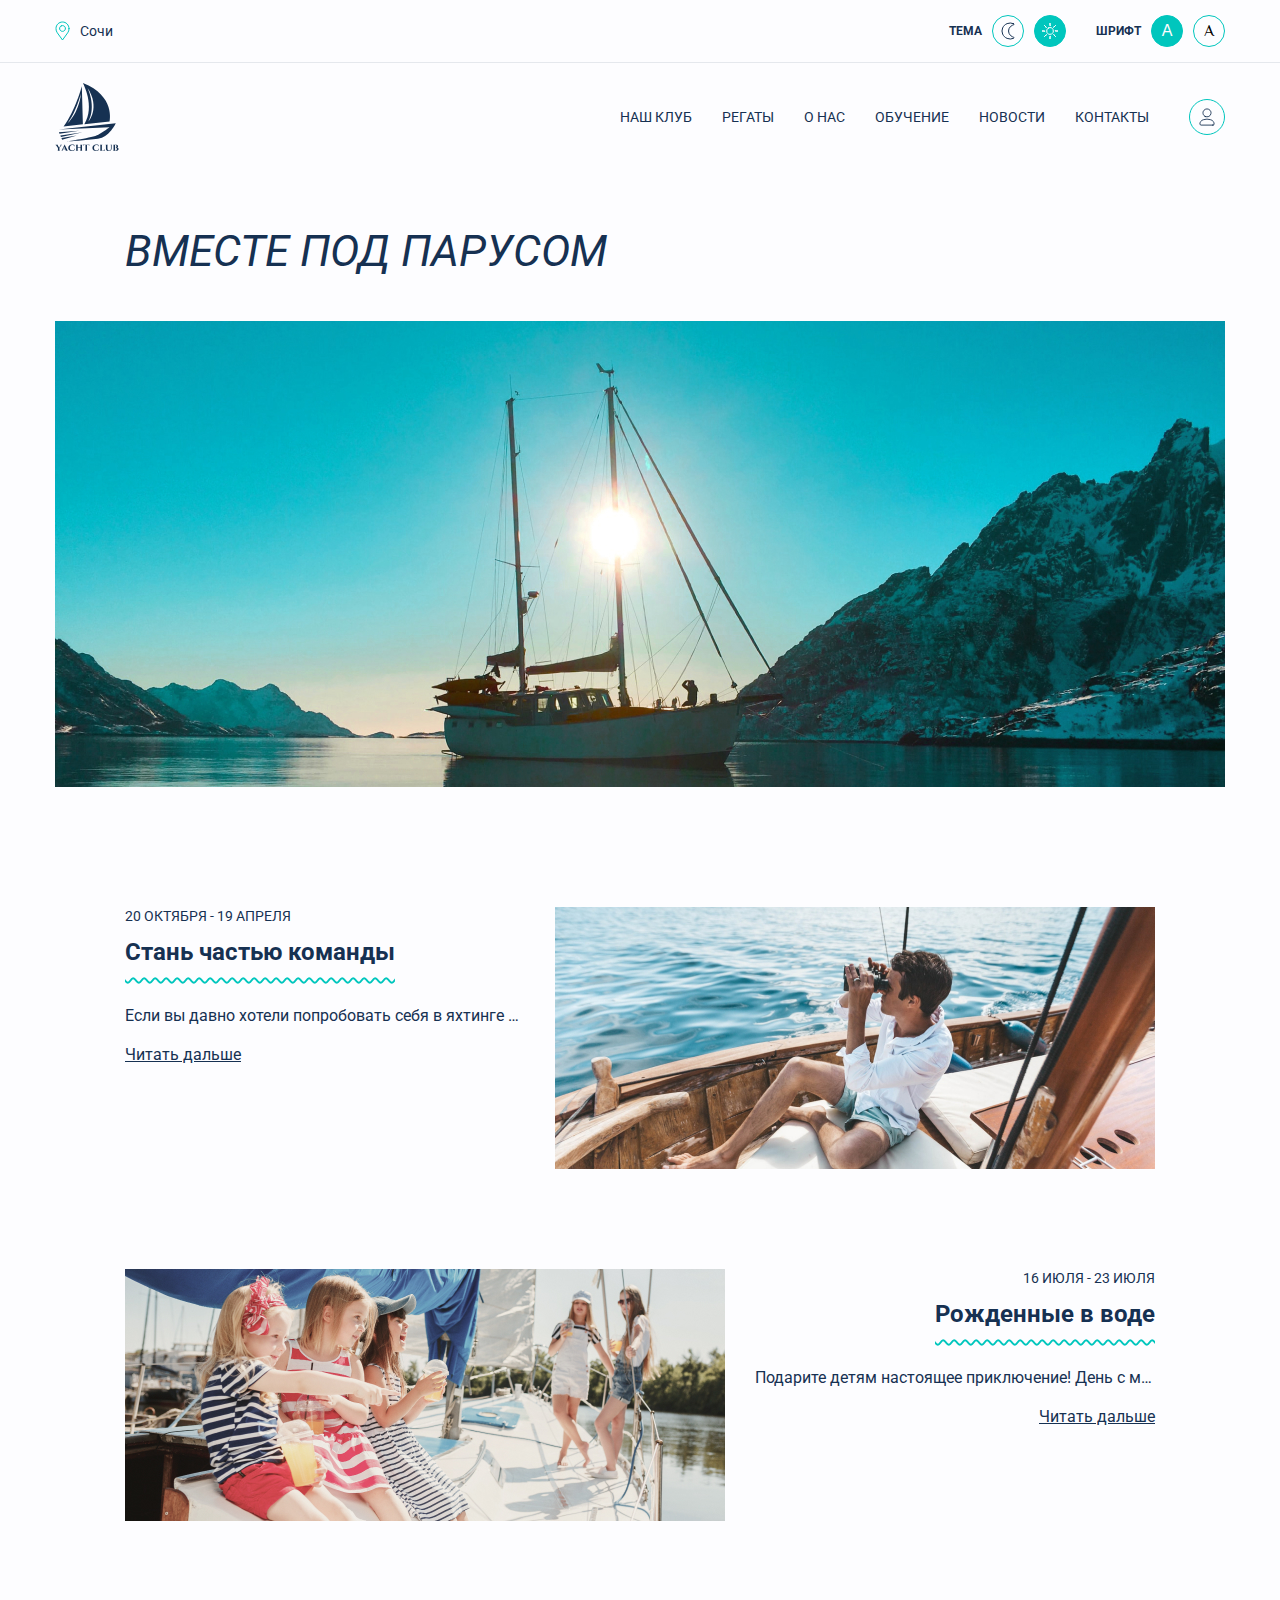
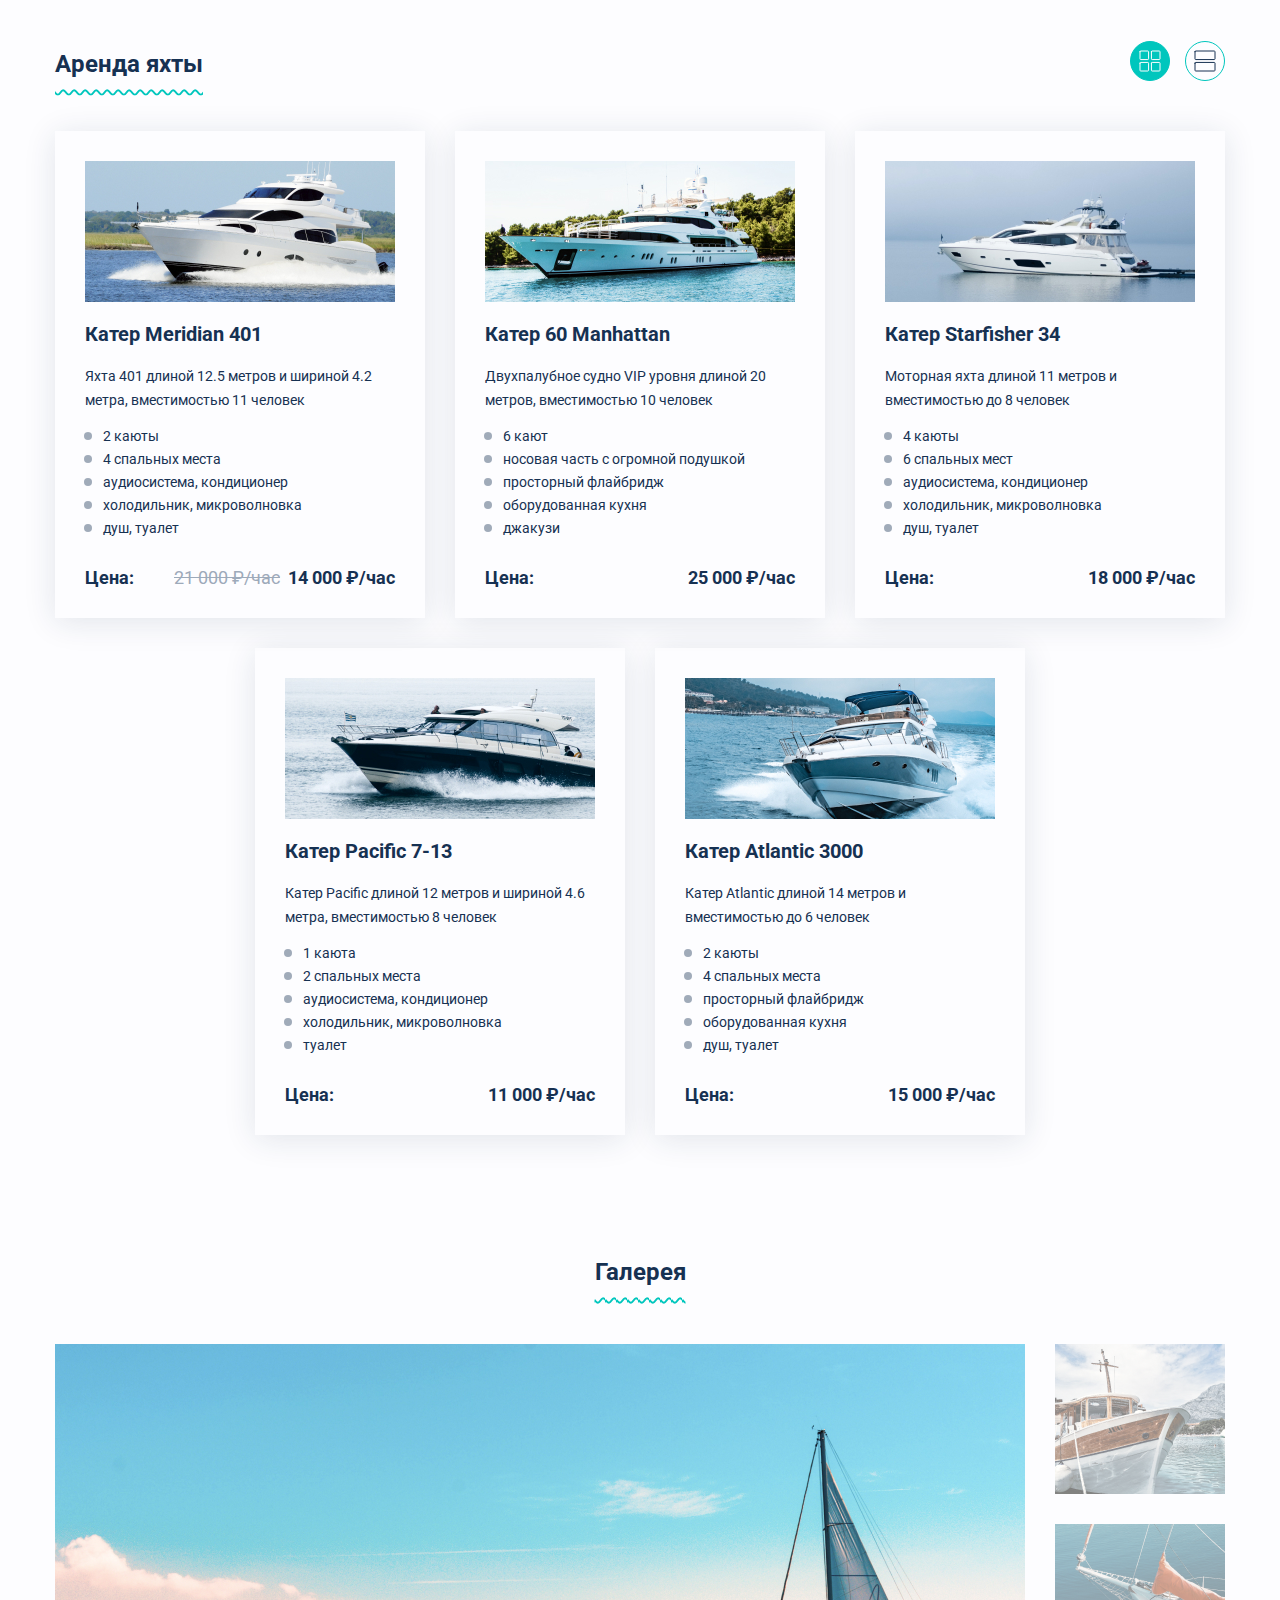
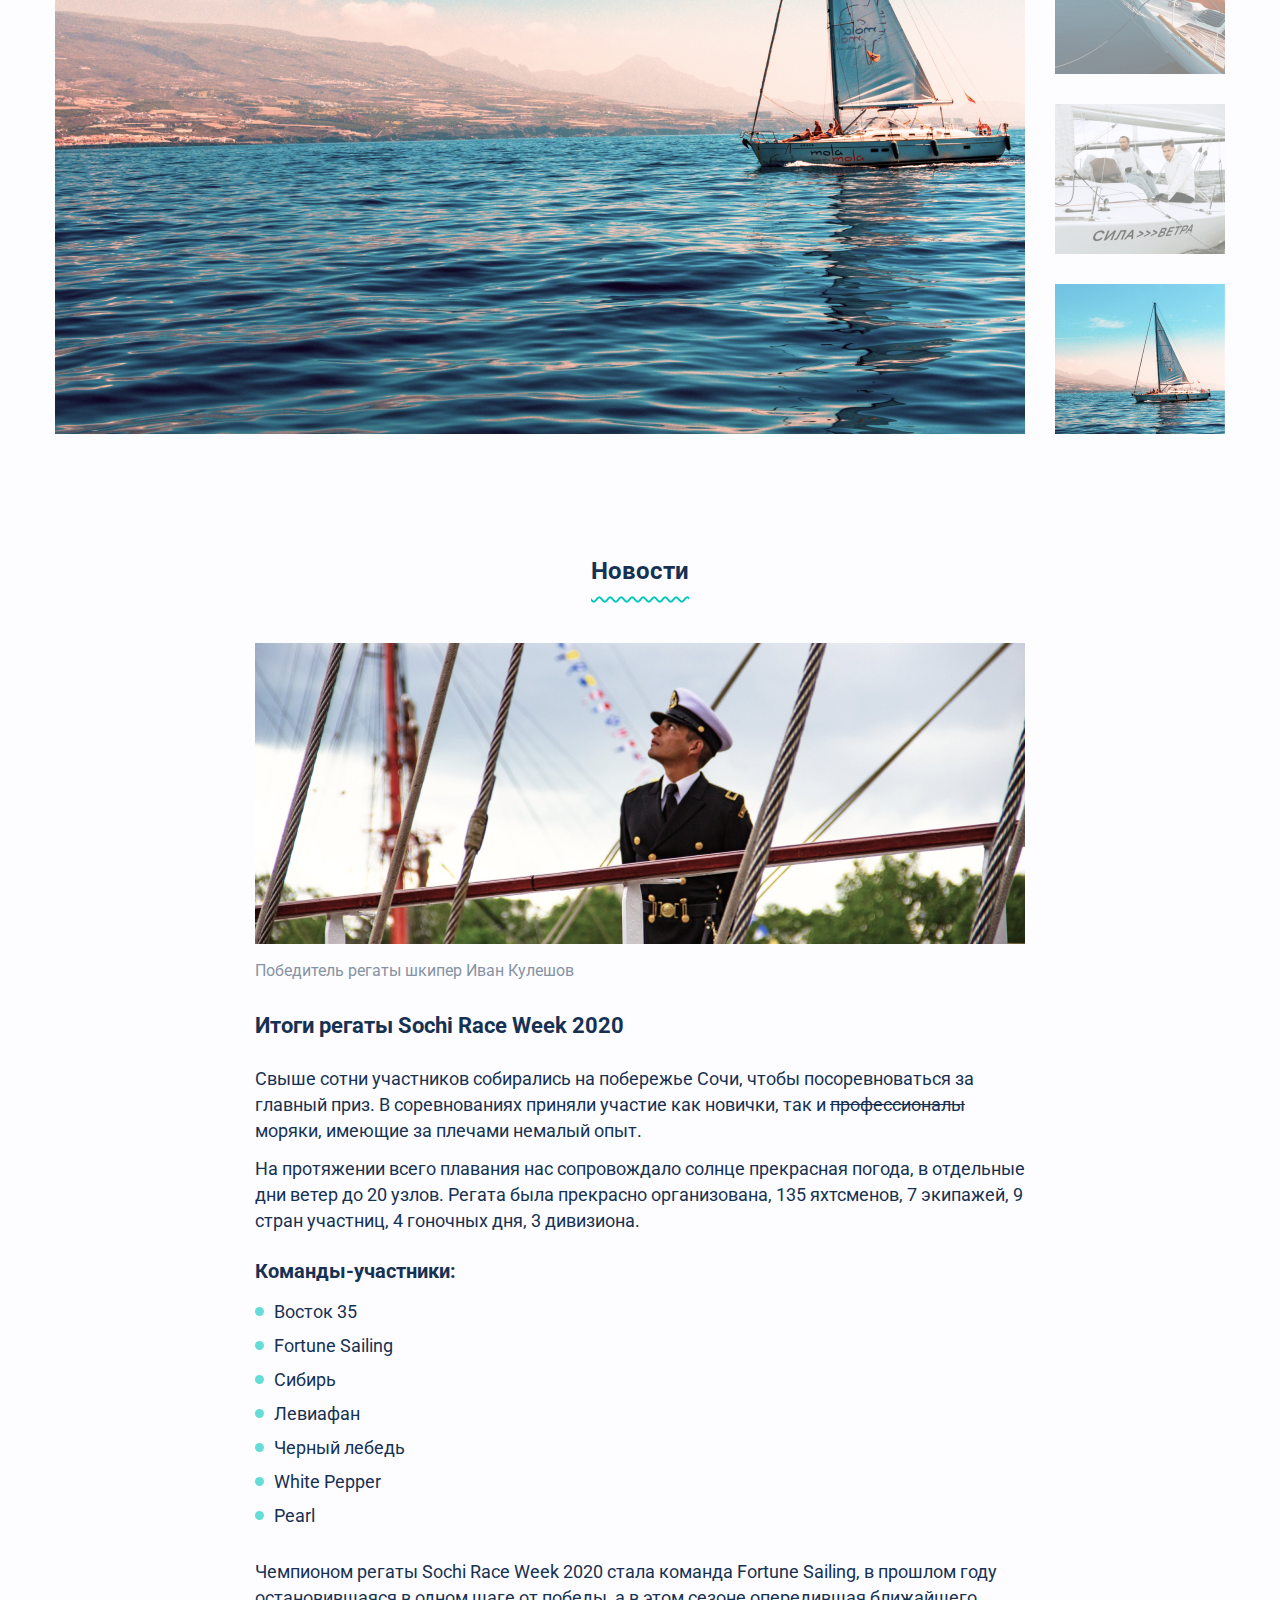
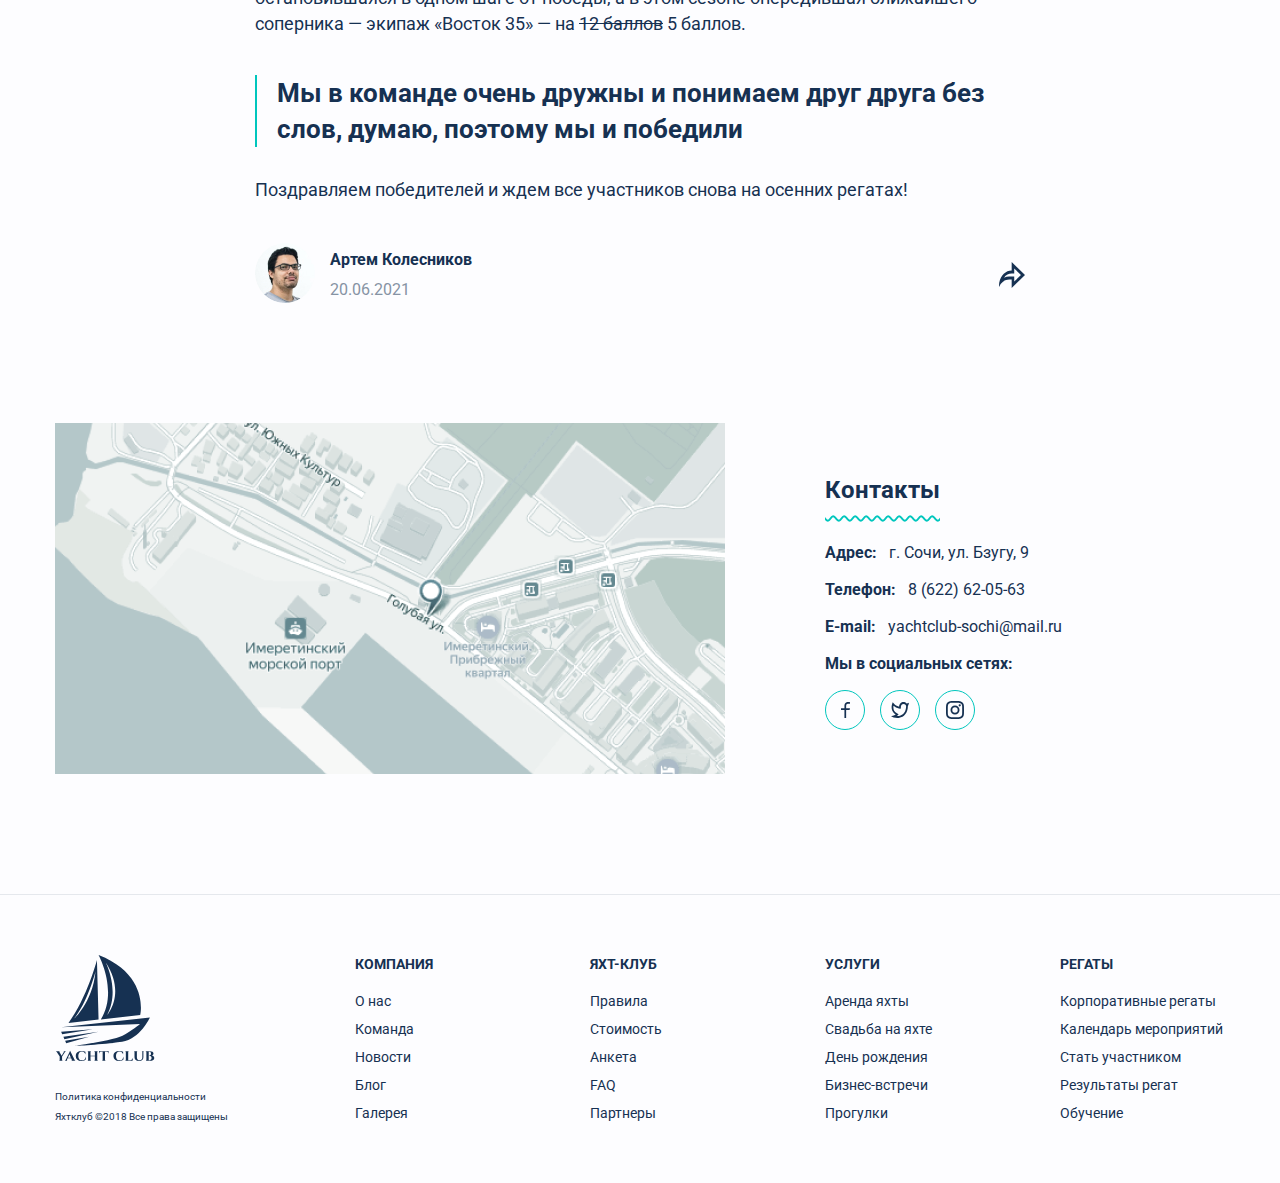
<file: index.html>
<!DOCTYPE html>
<html lang="ru">

<head>
  <meta charset="utf-8">
  <link rel="preconnect" href="https://fonts.googleapis.com">
  <link rel="preconnect" href="https://fonts.gstatic.com" crossorigin>
  <link href="https://fonts.googleapis.com/css2?family=Philosopher:ital,wght@0,400;0,700;1,400&family=Roboto:ital,wght@0,400;0,700;1,400&display=swap" rel="stylesheet">
  <link href="css/style.css" rel="stylesheet">
  <title>Яхт клуб</title>
</head>

<body class="page">
  <header class="page-header">
    <div class="services">
      <div class="services-content">
        <a class="location" href="#">Сочи</a>
        <p class="caption">Тема</p>
        <ul class="theme-switcher">
          <li>
            <button class="theme-button-dark" type="button"></button>
          </li>
          <li>
            <button class="theme-button-light active" type="button"></button>
          </li>
        </ul>
        <p class="caption">Шрифт</p>
        <ul class="fonts">
          <li>
            <button class="font-button-sans-serif active" type="button">А</button>
          </li>
          <li>
            <button class="font-button-serif" type="button">А</button>
          </li>
        </ul>
      </div>
    </div>
    <nav class="main-nav">
      <p class="logo">
        <img src="img/logo.svg" width="64" height="68" alt="Логотип яхт-клуба Yacht Club">
      </p>
      <ul class="site-navigation">
        <li class="site-navigation-item">
          <a href="#">Наш клуб</a>
        </li>
        <li class="site-navigation-item">
          <a href="#">Регаты</a>
        </li>
        <li class="site-navigation-item">
          <a href="#">О нас</a>
        </li>
        <li class="site-navigation-item">
          <a href="#">Обучение</a>
        </li>
        <li class="site-navigation-item">
          <a href="#">Новости</a>
        </li>
        <li class="site-navigation-item">
          <a href="#">Контакты</a>
        </li>
      </ul>
      <a class="signin" href="#">
        <img src="img/user.svg" width="16" height="18" alt="Кабинет пользователя">
      </a>
    </nav>
  </header>
  <main class="main-content">
    <section class="hero">
      <h1 contenteditable="true">Вместе под парусом</h1>
      <img src="img/main-photo-1.jpg" width="1170" height="466" alt="Парусное судно на закате">
    </section>
    <article class="blog-article blog-article-1 short">
      <div class="blog-article-content">
        <p class="blog-article-date"><time datetime="2021-10-20">20 октября</time> - <time datetime="2021-04-19">19 апреля</time></p>
        <h2>Стань частью команды</h2>
        <p class="blog-article-description">Если вы давно хотели попробовать себя в яхтинге – сейчас самое лучшее время! Мы набираем команду будущих шкиперов. За 6 вы станете настоящим капитаном и уже в следующем сезоне сможете самостоятельно выйти в море!</p>
        <button class="more" type="button">Читать дальше</button>
      </div>
      <img class="blog-article-img" src="img/blog-photo-1.jpg" width="600" height="262" alt="Мужчина на яхте смотрит в бинокль">
    </article>
    <article class="blog-article blog-article-2 short">
      <div class="blog-article-content">
        <p class="blog-article-date"><time datetime="2021-07-16">16 июля</time> - <time datetime="2021-07-23">23
            июля</time></p>
        <h2>Рожденные в воде</h2>
        <p class="blog-article-description">Подарите детям настоящее приключение! День с морскими пиратами на корабле – это лучшая команда, веселые аниматоры, игры, соревнования, работа в команде и, конечно, море!</p>
        <button class="more" type="button">Читать дальше</button>
      </div>
      <img class="blog-article-img" src="img/blog-photo-2.jpg" width="600" height="252" alt="Дети и взрослые на яхте">
    </article>
    <section class="rent">
      <header>
        <h2>Аренда яхты</h2>
        <ul class="card-view-buttons">
          <li class="card-view-item">
            <button class="card-view-button-grid active" type="button"></button>
          </li>
          <li class="card-view-item">
            <button class="card-view-button-list" type="button"></button>
          </li>
        </ul>
      </header>
      <ul class="cards">
        <li class="card">
          <img class="card-img" src="img/photo-card-1.jpg" width="310" height="141" alt="Белая двухпалубная яхта">
          <div class="card-content">
            <h3 class="card-title">Катер Meridian 401</h3>
            <p class="card-description">Яхта 401 длиной 12.5 метров и шириной 4.2 метра, вместимостью 11 человек</p>
            <ul class="card-features">
              <li>2 каюты</li>
              <li>4 спальных места</li>
              <li>аудиосистема, кондиционер</li>
              <li>холодильник, микроволновка</li>
              <li>душ, туалет</li>
            </ul>
          </div>
          <dl class="card-price">
            <dt class="card-price-name">Цена:</dt>
            <dd class="card-price-value"><s>21 000 ₽/час</s></dd>
            <dd class="card-price-value">14 000 ₽/час</dd>
          </dl>
        </li>
        <li class="card">
          <img class="card-img" src="img/photo-card-2.jpg" width="310" height="141" alt="Белая двухпалубная яхта">
          <div class="card-content">
            <h3 class="card-title">Катер 60 Manhattan</h3>
            <p class="card-description">Двухпалубное судно VIP уровня длиной 20 метров, вместимостью 10 человек</p>
            <ul class="card-features">
              <li>6 кают</li>
              <li>носовая часть с огромной подушкой</li>
              <li>просторный флайбридж</li>
              <li>оборудованная кухня</li>
              <li>джакузи</li>
            </ul>
          </div>
          <p class="card-price">
            <span class="card-price-name">Цена:</span>
            <span class="card-price-value">25 000 ₽/час</span>
          </p>
        </li>
        <li class="card">
          <img class="card-img" src="img/photo-card-3.jpg" width="310" height="141" alt="Белая яхта">
          <div class="card-content">
            <h3 class="card-title">Катер Starfisher 34</h3>
            <p class="card-description">Моторная яхта длиной 11 метров и вместимостью до 8 человек</p>
            <ul class="card-features">
              <li>4 каюты</li>
              <li>6 спальных мест</li>
              <li>аудиосистема, кондиционер</li>
              <li>холодильник, микроволновка</li>
              <li>душ, туалет</li>
            </ul>
          </div>
          <p class="card-price">
            <span class="card-price-name">Цена:</span>
            <span class="card-price-value">18 000 ₽/час</span>
          </p>
        </li>
        <li class="card">
          <img class="card-img" src="img/photo-card-4.jpg" width="310" height="141" alt="Белый катер">
          <div class="card-content">
            <h3 class="card-title">Катер Pacific 7-13</h3>
            <p class="card-description">Катер Pacific длиной 12 метров и шириной 4.6 метра, вместимостью 8 человек</p>
            <ul class="card-features">
              <li>1 каюта</li>
              <li>2 спальных места</li>
              <li>аудиосистема, кондиционер</li>
              <li>холодильник, микроволновка</li>
              <li>туалет</li>
            </ul>
          </div>
          <p class="card-price">
            <span class="card-price-name">Цена:</span>
            <span class="card-price-value">11 000 ₽/час</span>
          </p>
        </li>
        <li class="card">
          <img class="card-img" src="img/photo-card-5.jpg" width="310" height="141" alt="Белый катер">
          <div class="card-content">
            <h3 class="card-title">Катер Atlantic 3000</h3>
            <p class="card-description">Катер Atlantic длиной 14 метров и вместимостью до 6 человек</p>
            <ul class="card-features">
              <li>2 каюты</li>
              <li>4 спальных места</li>
              <li>просторный флайбридж</li>
              <li>оборудованная кухня</li>
              <li>душ, туалет</li>
            </ul>
          </div>
          <p class="card-price">
            <span class="card-price-name">Цена:</span>
            <span class="card-price-value">15 000 ₽/час</span>
          </p>
        </li>
      </ul>
    </section>
    <section class="gallery">
      <h2>Галерея</h2>
      <div class="slider">
        <img class="active-photo" src="img/gallery-photo-4.jpg" width="970" height="690" alt="">
        <ul class="preview-list">
          <li>
            <a href="img/gallery-photo-1.jpg">
              <img src="img/preview-gallery-photo-1.jpg" width="170" height="150" alt="">
            </a>
          </li>
          <li>
            <a href="img/gallery-photo-2.jpg">
              <img src="img/preview-gallery-photo-2.jpg" width="170" height="150" alt="">
            </a>
          </li>
          <li>
            <a href="img/gallery-photo-3.jpg">
              <img src="img/preview-gallery-photo-3.jpg" width="170" height="150" alt="">
            </a>
          </li>
          <li>
            <a href="img/gallery-photo-4.jpg" class="active-item">
              <img src="img/preview-gallery-photo-4.jpg" width="170" height="150" alt="">
            </a>
          </li>
        </ul>
      </div>
    </section>
    <section class="news">
      <h2>Новости</h2>
      <article class="post">
        <figure class="post-img">
          <img src="img/news-photo.jpg" width="770" height="301" alt="Человек в форме моряка на морском судне">
          <figcaption>Победитель регаты шкипер Иван Кулешов</figcaption>
        </figure>
        <div class="post-content">
          <h3>Итоги регаты Sochi Race Week 2020</h3>
          <p>Свыше сотни участников собирались на побережье Сочи, чтобы посоревноваться за главный приз. В соревнованиях приняли участие как новички, так и <del>профессионалы</del> <ins>моряки</ins>, имеющие за плечами немалый опыт.</p>
          <p>На протяжении всего плавания нас сопровождало солнце прекрасная погода, в отдельные дни ветер до 20 узлов. Регата была прекрасно организована, 135 яхтсменов, 7 экипажей, 9 стран участниц, 4 гоночных дня, 3 дивизиона.</p>
          <h4>Команды-участники:</h4>
          <ul>
            <li>Восток 35</li>
            <li>Fortune Sailing</li>
            <li>Сибирь</li>
            <li>Левиафан</li>
            <li>Черный лебедь</li>
            <li>White Pepper</li>
            <li>Pearl</li>
          </ul>
          <p>Чемпионом регаты Sochi Race Week 2020 стала команда Fortune Sailing, в прошлом году остановившаяся в одном шаге от победы, а в этом сезоне опередившая ближайшего соперника — экипаж «Восток 35» — на <del>12 баллов</del> <ins>5 баллов</ins>.</p>
          <blockquote>Мы в команде очень дружны и понимаем друг друга без слов, думаю, поэтому мы и победили</blockquote>
          <p>Поздравляем победителей и ждем все участников снова на осенних регатах!</p>
        </div>
        <footer class="post-footer">
          <img class="post-author-img" src="img/author.jpg" width="60" height="60" alt="Артем Колесников">
          <p class="post-meta">
            <a href="#">Артем Колесников</a>
            <time datetime="2021-06-20">20.06.2021</time>
          </p>
          <a class="post-share" href="#">
            <img src="img/share.svg" width="26" height="26" alt="Поделиться">
          </a>
        </footer>
      </article>
    </section>
    <section class="contacts">
      <div class="contacts-content">
        <h2>Контакты</h2>
        <ul class="contact-items">
          <li class="contact-item">
            <h3>Адрес:</h3>
            <address>г. Сочи, ул. Бзугу, 9</address>
          </li>
          <li class="contact-item">
            <h3>Телефон:</h3>
            <a href="tel:+7622620563">8 (622) 62-05-63</a>
          </li>
          <li class="contact-item">
            <h3>E-mail:</h3>
            <a href="mailto:yachtclub-sochi@mail.ru">yachtclub-sochi@mail.ru</a>
          </li>
          <li class="contact-item">
            <h3>Мы в социальных сетях:</h3>
            <ul class="social-list">
              <li class="social-item">
                <a href="#">
                  <img src="img/facebook.svg" alt="Facebook" width="9" height="16">
                </a>
              </li>
              <li class="social-item">
                <a href="#">
                  <img src="img/twitter.svg" alt="Twitter" width="18" height="16">
                </a>
              </li>
              <li class="social-item">
                <a href="#">
                  <img src="img/instagram.svg" alt="Instagram" width="18" height="18">
                </a>
              </li>
            </ul>
          </li>
        </ul>
      </div>
      <img class="contacts-img" src="img/map.png" width="670" height="351" alt="Карта с адресом яхт клуба">
    </section>
  </main>
  <footer class="main-footer">
    <div class="footer-container">
      <div class="footer-column">
        <p class="logo">
          <img src="img/logo.svg" width="100" height="106" alt="Логотип яхт клуба">
        </p>
        <p class="policy"><a href="#">Политика конфиденциальности</a></p>
        <p class="copyright">Яхтклуб ©2018 Все права защищены</p>
      </div>
      <ul class="footer-navigation-topics">
        <li class="footer-navigation-topic">
          <h2>Компания</h2>
          <ul class="footer-navigation">
            <li class="footer-navigation-item">
              <a href="#">О нас</a>
            </li>
            <li class="footer-navigation-item">
              <a href="#">Команда</a>
            </li>
            <li class="footer-navigation-item">
              <a href="#">Новости</a>
            </li>
            <li class="footer-navigation-item">
              <a href="#">Блог</a>
            </li>
            <li class="footer-navigation-item">
              <a href="#">Галерея</a>
            </li>
          </ul>
        </li>
        <li class="footer-navigation-topic">
          <h2>Яхт-клуб</h2>
          <ul class="footer-navigation">
            <li class="footer-navigation-item">
              <a href="#">Правила</a>
            </li>
            <li class="footer-navigation-item">
              <a href="#">Стоимость</a>
            </li>
            <li class="footer-navigation-item">
              <a href="#">Анкета</a>
            </li>
            <li class="footer-navigation-item">
              <a href="#">FAQ</a>
            </li>
            <li class="footer-navigation-item">
              <a href="#">Партнеры</a>
            </li>
          </ul>
        </li>
        <li class="footer-navigation-topic">
          <h2>Услуги</h2>
          <ul class="footer-navigation">
            <li class="footer-navigation-item">
              <a href="#">Аренда яхты</a>
            </li>
            <li class="footer-navigation-item">
              <a href="#">Свадьба на яхте</a>
            </li>
            <li class="footer-navigation-item">
              <a href="#">День рождения</a>
            </li>
            <li class="footer-navigation-item">
              <a href="#">Бизнес-встречи</a>
            </li>
            <li class="footer-navigation-item">
              <a href="#">Прогулки</a>
            </li>
          </ul>
        </li>
        <li class="footer-navigation-topic">
          <h2>Регаты</h2>
          <ul class="footer-navigation">
            <li class="footer-navigation-item">
              <a href="#">Корпоративные регаты</a>
            </li>
            <li class="footer-navigation-item">
              <a href="#">Календарь мероприятий</a>
            </li>
            <li class="footer-navigation-item">
              <a href="#">Стать участником</a>
            </li>
            <li class="footer-navigation-item">
              <a href="#">Результаты регат</a>
            </li>
            <li class="footer-navigation-item">
              <a href="#">Обучение</a>
            </li>
          </ul>
        </li>
      </ul>
    </div>
  </footer>
  <script src="js/theme-change.js"></script>
  <script src="js/text-hide.js"></script>
  <script src="js/layout-change.js"></script>
  <script src="js/gallery.js"></script>
</body>

</html>
</file>
<file: css/style.css>
body {
  margin: 0;
  font-family: "Roboto", sans-serif;
  font-size: 16px;
  line-height: 24px;
  color: #163152;
  background-color: #fdfdff;
}

/* header */

.page-header {
  margin-bottom: 50px;
}

/* services */

.services {
  padding-top: 15px;
  padding-bottom: 15px;
  border-bottom: 1px solid rgba(22, 49, 82, 0.1);
}

.services-content {
  display: flex;
  align-items: center;
  max-width: 1170px;
  margin: 0 auto;
}

.location {
  padding-top: 4px;
  padding-bottom: 4px;
  padding-left: 25px;
  margin-right: auto;
  font-size: 14px;
  line-height: 14px;
  color: inherit;
  text-decoration: none;
  background-image: url("../img/pin.svg");
  background-repeat: no-repeat;
  background-position: left center;
  transition: opacity 0.3s ease-in-out;
}

.location:hover {
  opacity: 0.5;
}

.location:active {
  opacity: 0.3;
}

.caption {
  margin: 0;
  margin-right: 10px;
  font-weight: bold;
  font-size: 12px;
  line-height: 18px;
  text-transform: uppercase;
}

.theme-switcher {
  list-style: none;
  padding: 0;
  margin: 0;
  margin-right: 30px;
  display: flex;
  flex-wrap: wrap;
}

.theme-switcher li {
  margin-right: 10px;
}

.theme-switcher li:last-child {
  margin-right: 0;
}

.theme-button-light {
  display: block;
  width: 32px;
  height: 32px;
  padding: 0;
  background-position: center;
  background-repeat: no-repeat;
  background-color: transparent;
  background-image: url("../img/sun.svg");
  border: 1px solid #00c6bd;
  border-radius: 50%;
  cursor: pointer;
  transition: opacity 0.3s ease-in-out;
}

.theme-button-light:hover {
  opacity: 0.5;
}

.theme-button-light:active {
  opacity: 0.3;
}

.theme-button-light.active {
  background-image: url("../img/sun-light.svg");
}

.theme-button-dark {
  display: block;
  width: 32px;
  height: 32px;
  padding: 0;
  background-image: url("../img/moon.svg");
  background-position: center;
  background-repeat: no-repeat;
  background-color: transparent;
  border: 1px solid #00c6bd;
  border-radius: 50%;
  cursor: pointer;
  transition: opacity 0.3s ease-in-out;
}

.theme-button-dark:hover {
  opacity: 0.5;
}

.theme-button-dark:active {
  opacity: 0.3;
}

.theme-button-dark.active {
  background-image: url("../img/moon-light.svg");
}

.fonts {
  list-style: none;
  padding: 0;
  margin: 0;
  display: flex;
  flex-wrap: wrap;
}

.fonts li {
  margin-right: 10px;
}

.fonts li:last-child {
  margin-right: 0;
}

.font-button-sans-serif {
  display: block;
  width: 32px;
  height: 32px;
  padding: 0;
  font-size: 16px;
  line-height: 14px;
  background-color: transparent;
  border: 1px solid #00c6bd;
  border-radius: 50%;
  cursor: pointer;
  transition: opacity 0.3s ease-in-out;
}

.font-button-sans-serif:hover {
  opacity: 0.5;
}

.font-button-sans-serif:active {
  opacity: 0.3;
}

.font-button-serif {
  display: block;
  width: 32px;
  height: 32px;
  padding: 0;
  font-family: "Philosopher", serif;
  font-size: 16px;
  line-height: 14px;
  background-color: transparent;
  border: 1px solid #00c6bd;
  border-radius: 50%;
  cursor: pointer;
  transition: opacity 0.3s ease-in-out;
}

.font-button-serif:hover {
  opacity: 0.5;
}

.font-button-serif:active {
  opacity: 0.3;
}

.main-nav {
  display: flex;
  align-items: center;
  max-width: 1170px;
  margin: 0 auto;
  padding: 20px 55px;
}

.logo {
  width: 64px;
  height: 68px;
  margin: 0;
  margin-right: auto;
}

.site-navigation {
  display: flex;
  flex-wrap: wrap;
  padding: 0;
  margin: 0;
  margin: 0 40px;
  list-style: none;
  max-width: 990px;
}

.site-navigation-item:not(:last-child) {
  margin-right: 30px;
}

/* .site-navigation > * {
  margin-right: 30px;
}

.site-navigation > *:last-child {
  margin-right: 0;
} */

.site-navigation-item a {
  font-size: 14px;
  line-height: 18px;
  color: #163152;
  text-transform: uppercase;
  text-decoration: none;
  transition: color 0.3s ease-in-out;
}

.site-navigation-item a:hover {
  color: rgba(22, 49, 82, 0.5);
}

.site-navigation-item a:active {
  color: rgba(22, 49, 82, 0.3);
}

.signin {
  display: flex;
  align-items: center;
  justify-content: center;
  flex-shrink: 0;
  width: 34px;
  height: 34px;
  border: 1px solid #00c6bd;
  border-radius: 50%;
  transition: opacity 0.3s ease-in-out;
}

.signin:hover {
  opacity: 0.5;
}

.signin:active {
  opacity: 0.3;
}

/* main */

.main-content {
  max-width: 1170px;
  margin: 0 auto;
  padding: 0 55px;
}

.hero {
  margin-bottom: 120px;
}

.hero h1 {
  margin-top: 0;
  margin-bottom: 40px;
  margin-left: 70px;
  font-style: italic;
  font-weight: normal;
  font-size: 44px;
  line-height: 60px;
  text-transform: uppercase;
}

.hero img {
  display: block;
  width: 100%;
  max-width: 1170px;
  height: auto;
  min-height: 300px;
  -o-object-fit: cover;
     object-fit: cover;
}

/* blog */

.blog-article {
  display: flex;
  justify-content: space-between;
  width: 1030px;
  margin: 0 auto;
}

.blog-article-content {
  width: 400px;
}

.blog-article-img {
  width: 600px;
}

.blog-article-1 {
  margin-bottom: 100px;
}

.blog-article-1 .blog-article-content {
  margin-right: 30px;
}

.blog-article-2 {
  flex-direction: row-reverse;
  margin-bottom: 120px;
}

.blog-article-2 .blog-article-content {
  text-align: right;
}

.blog-article-2 .blog-article-img {
  margin-right: 30px;
}

.blog-article h2 {
  margin-top: 0;
  margin-bottom: 35px;
  font-size: 24px;
  line-height: 34px;
  -webkit-text-decoration-line: underline;
          text-decoration-line: underline;
  -moz-text-decoration-line: underline;
  -webkit-text-decoration-color: #00c6bd;
  text-decoration-color: #00c6bd;
  -webkit-text-decoration-style: wavy;
  -moz-text-decoration-style: wavy;
          text-decoration-style: wavy;
  text-decoration-thickness: 2px;
  text-underline-offset: 10px;
  text-underline-position: under;
}

.blog-article-date {
  margin-top: 0;
  margin-bottom: 10px;
  font-size: 14px;
  line-height: 18px;
  text-transform: uppercase;
}

.blog-article-description {
  margin-top: 0;
  margin-bottom: 15px;
}

.more {
  padding: 0;
  font-family: inherit;
  font-size: 16px;
  line-height: 24px;
  color: inherit;
  -webkit-text-decoration-line: underline;
          text-decoration-line: underline;
  background-color: transparent;
  border: none;
  cursor: pointer;
  transition: opacity 0.3s ease-in-out;

  /* Элемент скрыт в развернутой статье */
  display: none;
}

.more:hover {
  text-decoration: none;
  opacity: 0.5;
}

.more:active {
  text-decoration: none;
  opacity: 0.3;
}

/* Сокращенное отображение статьи */

.blog-article.short .blog-article-description {
  overflow: hidden;
  text-overflow: ellipsis;
  white-space: nowrap;
}

.blog-article.short .more {
  /* Показываем элемент в свернутой статье */
  display: inline-block;
}

/* rent */

.rent {
  margin-bottom: 120px;
}

.rent header {
  display: flex;
  justify-content: space-between;
  align-items: center;
  margin-bottom: 45px;
}

.rent h2 {
  margin: 0;
  font-size: 24px;
  line-height: 34px;
  text-decoration: underline;
  -webkit-text-decoration-color: #00c6bd;
          text-decoration-color: #00c6bd;
  -webkit-text-decoration-style: wavy;
          text-decoration-style: wavy;
  text-decoration-thickness: 2px;
  text-underline-offset: 10px;
  text-underline-position: under;
}

.card-view-buttons {
  display: flex;
  flex-wrap: wrap;
  justify-content: flex-end;
  gap: 15px;
  padding: 0;
  margin: 0;
  max-width: 800px;
  list-style: none;
}

.card-view-button-grid {
  width: 40px;
  height: 40px;
  background-position: center;
  background-repeat: no-repeat;
  background-color: transparent;
  background-image: url("../img/grid.svg");
  border: 1px solid #00c6bd;
  border-radius: 50%;
  cursor: pointer;
  transition: opacity 0.3s ease-in-out;
}

.card-view-button-grid:hover {
  opacity: 0.5;
}

.card-view-button-grid:active {
  opacity: 0.3;
}

.card-view-button-grid.active {
  background-image: url("../img/grid-light.svg");
}

.card-view-button-list {
  width: 40px;
  height: 40px;
  background-position: center;
  background-repeat: no-repeat;
  background-color: transparent;
  background-image: url("../img/list.svg");
  border: 1px solid #00c6bd;
  border-radius: 50%;
  cursor: pointer;
  transition: opacity 0.3s ease-in-out;
}

.card-view-button-list:hover {
  opacity: 0.5;
}

.card-view-button-list:active {
  opacity: 0.3;
}

.card-view-button-list.active {
  background-image: url("../img/list-light.svg");
}

.cards {
  display: flex;
  justify-content: center;
  flex-wrap: wrap;
  padding: 0;
  margin: 0;
  list-style: none;
  gap: 30px;
}

.card {
  width: 310px;
  padding: 30px;
  box-shadow: 0 4px 30px rgba(22, 49, 82, 0.12);
}

.card-img {
  display: block;
  margin-bottom: 21px;
}

.card-title {
  margin: 0;
  margin-bottom: 18px;
  font-size: 20px;
  line-height: 23px;
}

.card-description {
  margin: 0;
  margin-bottom: 15px;
  font-size: 14px;
  line-height: 24px;
}

.card-features {
  padding: 0;
  margin: 0;
  margin-left: 18px;
  margin-bottom: 29px;
  list-style-type: none;
}

.card-features li {
  margin-bottom: 4px;
  font-size: 14px;
  line-height: 19px;
  position: relative;
}

/* Стилизация маркеров */
.card-features li::before {
  content: "";
  width: 8px;
  height: 8px;
  border-radius: 50%;
  background-color: rgba(21, 48, 81, 0.4);
  position: absolute;
  left: -19px;
  top: 5px;
}

.card-price {
  display: flex;
  margin: 0;
  font-weight: bold;
  font-size: 18px;
  line-height: 21px;
  flex-flow: row nowrap;
  gap: 8px;
}

.card-price-name {
  margin-right: auto;
}

.card-price-value {
  margin: 0;
}

.card-price dd > s {
  font-weight: normal;
  color: #9daaba;

}

/* Вертикальная раскладка карточек списком */

.cards.list {
  flex-direction: column;
}

.cards.list .card {
  display: flex;
  width: 1110px;
  margin: 0;
  margin-bottom: 30px;
}

.cards.list .card-img {
  width: 340px;
  height: 211px;
  margin: 0;
  margin-right: 30px;
  -o-object-fit: cover;
     object-fit: cover;
}

.cards.list .card-title {
  margin: 0;
  margin-bottom: 10px;
}

.cards.list .card-features {
  margin: 0;
  margin-left: 18px;
}

.cards.list .card-content {
  margin-right: auto;
  max-width: 345px;
}

.cards.list .card-price {
  margin: 0;
}

.cards.list .card-price-name {
  display: none;
}

/* gallery */

.gallery {
  margin-bottom: 120px;
}

.gallery h2 {
  margin: 0;
  margin-bottom: 55px;
  font-size: 24px;
  line-height: 34px;
  text-align: center;
  text-decoration: underline;
  -webkit-text-decoration-color: #00c6bd;
          text-decoration-color: #00c6bd;
  -webkit-text-decoration-style: wavy;
          text-decoration-style: wavy;
  text-decoration-thickness: 2px;
  text-underline-offset: 10px;
  text-underline-position: under;
}

.slider {
  display: flex;
  align-items: flex-start;
}

.active-photo {
  width: 970px;
  margin-right: 30px;
}

.preview-list {
  padding: 0;
  margin: 0;
  list-style: none;
  width: 170px;
}

.preview-list li {
  margin-bottom: 30px;
  overflow: hidden;
}

.preview-list li:last-child {
  margin-bottom: 0;
}

.preview-list a {
  position: relative;
  display: block;
}

.preview-list a::before {
  content: "";
  position: absolute;
  top: 0;
  bottom: 0;
  left: 0;
  right: 0;
  background-color: rgba(255, 255, 255, 0.5);
  transform: translate(0px, 0%);
  -webkit-transform: translate(0px, 0%);
  -moz-transform: translate(0px, 0%);
  -ms-transform: translate(0px, 0%);
  -o-transform: translate(0px, 0%);
  transition-property: transform;
  transition-duration: 200ms;
  transition-timing-function: linear;
}

.preview-list a:hover::before {
  content: "";
  position: absolute;
  top: 0;
  bottom: 0;
  left: 0;
  right: 0;
  background-color: rgba(255, 255, 255, 0.5);
  transform: translate(0px, 100%);
  -webkit-transform: translate(0px, 100%);
  -moz-transform: translate(0px, 100%);
  -ms-transform: translate(0px, 100%);
  -o-transform: translate(0px, 100%);
}

.preview-list a.active-item::before {
  background-color: transparent;
}

.preview-list img {
  display: block;
}

/* news */

.news {
  width: 770px;
  margin: 0 auto;
  margin-bottom: 120px;
}

.news h2 {
  margin: 0;
  margin-bottom: 55px;
  font-size: 24px;
  line-height: 34px;
  text-align: center;
  -webkit-text-decoration-line: underline;
          text-decoration-line: underline;
  -moz-text-decoration-line: underline;
  -webkit-text-decoration-color: #00c6bd;
          text-decoration-color: #00c6bd;
  -webkit-text-decoration-style: wavy;
          text-decoration-style: wavy;
  text-decoration-thickness: 2px;
  text-underline-offset: 10px;
  text-underline-position: under;
}

.post-img {
  margin: 0;
  margin-bottom: 33px;
}

.post-img img {
  display: block;
  margin-bottom: 17px;
}

.post-img figcaption {
  margin: 0;
  font-size: 16px;
  line-height: 19px;
  color: #8693a4;
}

.post-content h3 {
  margin-top: 33px;
  margin-bottom: 27px;
  font-size: 22px;
  line-height: 26px;
}

.post-content h4 {
  margin-top: 24px;
  margin-bottom: 15px;
  font-size: 20px;
  line-height: 26px;
}

.post-content p {
  margin: 12px 0;
  font-size: 18px;
  line-height: 26px;
}

.post-content ins {
  text-decoration: none;
}

/* .post-content ul {
  padding: 0;
  margin: 0;
  margin-top: 15px;
  margin-bottom: 30px;
  margin-left: 19px;
  font-size: 18px;
  line-height: 26px;
}

.post-content li {
  margin-bottom: 8px;
  display: list-item;
}

Стилизация маркеров
.post-content li::marker {
  font-size: 1.7em;
  color: rgba(0, 198, 188, 0.6);
} */

.post-content ul {
  padding: 0;
  margin: 0;
  margin-top: 15px;
  margin-bottom: 30px;
  margin-left: 19px;
  font-size: 18px;
  line-height: 26px;
  list-style-type: none;
}

.post-content li {
  margin-bottom: 8px;
  position: relative;
}

/* Стилизация маркеров */
.post-content li::before {
  content: "";
  width: 9px;
  height: 9px;
  border-radius: 50%;
  background-color: rgba(0, 198, 188, 0.6);
  position: absolute;
  left: -19px;
  top: 8px;
}

.post-content blockquote {
  padding: 0 20px;
  margin: 0;
  margin-top: 38px;
  margin-bottom: 30px;
  font-weight: bold;
  font-size: 26px;
  line-height: 36px;
  border-left: 2px solid #00c6bd;
}

.post-footer {
  display: flex;
  margin-top: 40px;
}

.post-author-img {
  width: 60px;
  margin-right: 15px;
  border-radius: 50%;
}

.post-meta {
  width: 500px;
  margin: 0;
  margin-top: 7px;
  margin-right: auto;
}

.post-share {
  width: 26px;
  margin-top: 19px;
  transition: opacity 0.3s ease-in-out;
}

.post-share:hover {
  opacity: 0.5;
}

.post-share:active {
  opacity: 0.3;
}

.post-meta a {
  display: block;
  margin-bottom: 9px;
  font-size: 16px;
  line-height: 19px;
  font-weight: bold;
  color: #163152;
  text-decoration: none;
  transition: color 0.3s ease-in-out;
}

.post-meta a:hover {
  color: rgba(22, 49, 82, 0.5);
}

.post-meta a:active {
  color: rgba(22, 49, 82, 0.3);
}

.post-meta time {
  font-size: 16px;
  line-height: 19px;
  color: #8693a4;
}

/* contacts */

.contacts {
  display: flex;
  flex-direction: row-reverse;
  justify-content: space-between;
}

.contacts-content {
  width: 400px;
  padding-top: 50px;
}

.contacts-img {
  width: 670px;
}

.contacts h2 {
  margin: 0;
  margin-bottom: 35px;
  font-size: 24px;
  line-height: 34px;
  -webkit-text-decoration-line: underline;
          text-decoration-line: underline;
  -moz-text-decoration-line: underline;
  -webkit-text-decoration-color: #00c6bd;
          text-decoration-color: #00c6bd;
  -webkit-text-decoration-style: wavy;
          text-decoration-style: wavy;
  text-decoration-thickness: 2px;
  text-underline-offset: 10px;
  text-underline-position: under;
}

.contact-items {
  list-style: none;
  padding: 0;
  margin: 0;
}

.contact-item {
  margin: 0;
  margin-bottom: 15px;
  font-size: 16px;
  line-height: 22px;
}

.contact-item h3 {
  display: inline;
  margin: 0;
  margin-right: 8px;
  font-size: 16px;
  line-height: 22px;
}

.contact-item address {
  display: inline;
  font-style: normal;
}

.contact-item a {
  color: #163152;
  text-decoration: none;
  transition: color 0.3s ease-in-out;
}

.contact-item a:hover {
  color: rgba(22, 49, 82, 0.5);
}

.contact-item a:active {
  color: rgba(22, 49, 82, 0.3);
}

.social-list {
  display: flex;
  flex-wrap: wrap;
  padding: 0;
  margin: 0;
  margin-top: 15px;
  list-style: none;
}

.social-item {
  margin-right: 15px;
}

.social-item a {
  display: flex;
  align-items: center;
  justify-content: center;
  width: 38px;
  height: 38px;
  border-radius: 50%;
  border: 1px solid #00c6bd;
  transition: opacity 0.3s ease-in-out;
}

.social-item a:hover {
  opacity: 0.5;
}

.social-item a:active {
  opacity: 0.3;
}

/* footer */

.main-footer {
  padding-top: 60px;
  padding-bottom: 60px;
  margin-top: 120px;
  font-size: 10px;
  line-height: 12px;
  border-top: 1px solid rgba(22, 49, 82, 0.1);
}

.footer-container {
  max-width: 1170px;
  margin: 0 auto;
  padding: 0 55px;
  display: flex;
  justify-content: space-between;
}

.footer-column {
  width: 175px;
}

.main-footer .logo {
  width: 100px;
  height: 106px;
  margin-bottom: 30px;
}

.footer-navigation-topics {
  display: flex;
  justify-content: space-between;
  width: 870px;
  list-style: none;
  padding: 0;
  margin: 0;
  font-size: 14px;
  line-height: 16px;
}

.footer-navigation-topic {
  width: 165px;
}

.footer-navigation-topic h2 {
  margin-top: 0;
  margin-bottom: 20px;
  font-size: 14px;
  line-height: 18px;
  text-transform: uppercase;
}

.footer-navigation {
  list-style: none;
  padding: 0;
  margin: 0;
}

.footer-navigation * + * {
  margin-top: 12px;
}

.footer-navigation-item a {
  color: #163152;
  text-decoration: none;
  transition: color 0.3s ease-in-out;
}

.footer-navigation-item a:hover {
  color: rgba(22, 49, 82, 0.5);
}

.footer-navigation-item a:active {
  color: rgba(22, 49, 82, 0.3);
}

.policy {
  margin: 0;
  margin-bottom: 8px;
}

.policy a {
  color: #163152;
  text-decoration: none;
  transition: color 0.3s ease-in-out;
}

.policy a:hover {
  color: rgba(22, 49, 82, 0.5);
}

.policy a:active {
  color: rgba(22, 49, 82, 0.3);
}

.copyright {
  margin: 0;
}

/* Выделение активной кнопки */

.active {
  background-color: #00c6bd;
  color: #fdfdff;
}

/* Theme: serif font */

.page.serif {
  font-family: "Philosopher", serif;
}

/* Theme: dark */

.page.dark {
  color: #fdfdff;
  background-color: #1d1f1f;
}

.page.dark .font-button-sans-serif {
  color: #fdfdff;
}

.page.dark .font-button-serif {
  color: #fdfdff;
}

.page.dark .theme-button-light {
  background-image: url("../img/sun-light.svg");
}

.page.dark .logo img {
  -webkit-filter: brightness(20);
          filter: brightness(20);
}

.page.dark a {
  color: #fdfdff;
  transition: opacity 0.3s ease-in-out;
}

.page.dark a:hover {
  opacity: 0.5;
}

.page.dark a:active {
  opacity: 0.3;
}

.page.dark .signin img {
  -webkit-filter: brightness(20);
          filter: brightness(20);
}

.page.dark .card-view-button-grid {
  background-image: url("../img/grid-light.svg");
}

.page.dark .card-view-button-list {
  background-image: url("../img/list-light.svg");
}

.page.dark .card {
  box-shadow: 0 4px 30px #181a1a;
}

.page.dark .meta time {
  color: rgba(253, 253, 255, 0.5);
}

.page.dark .share {
  -webkit-filter: brightness(20);
          filter: brightness(20);
}

.page.dark .social-item img {
  -webkit-filter: brightness(20);
          filter: brightness(20);
}

.page.dark .post-share {
  -webkit-filter: brightness(20);
          filter: brightness(20);
}
</file>
